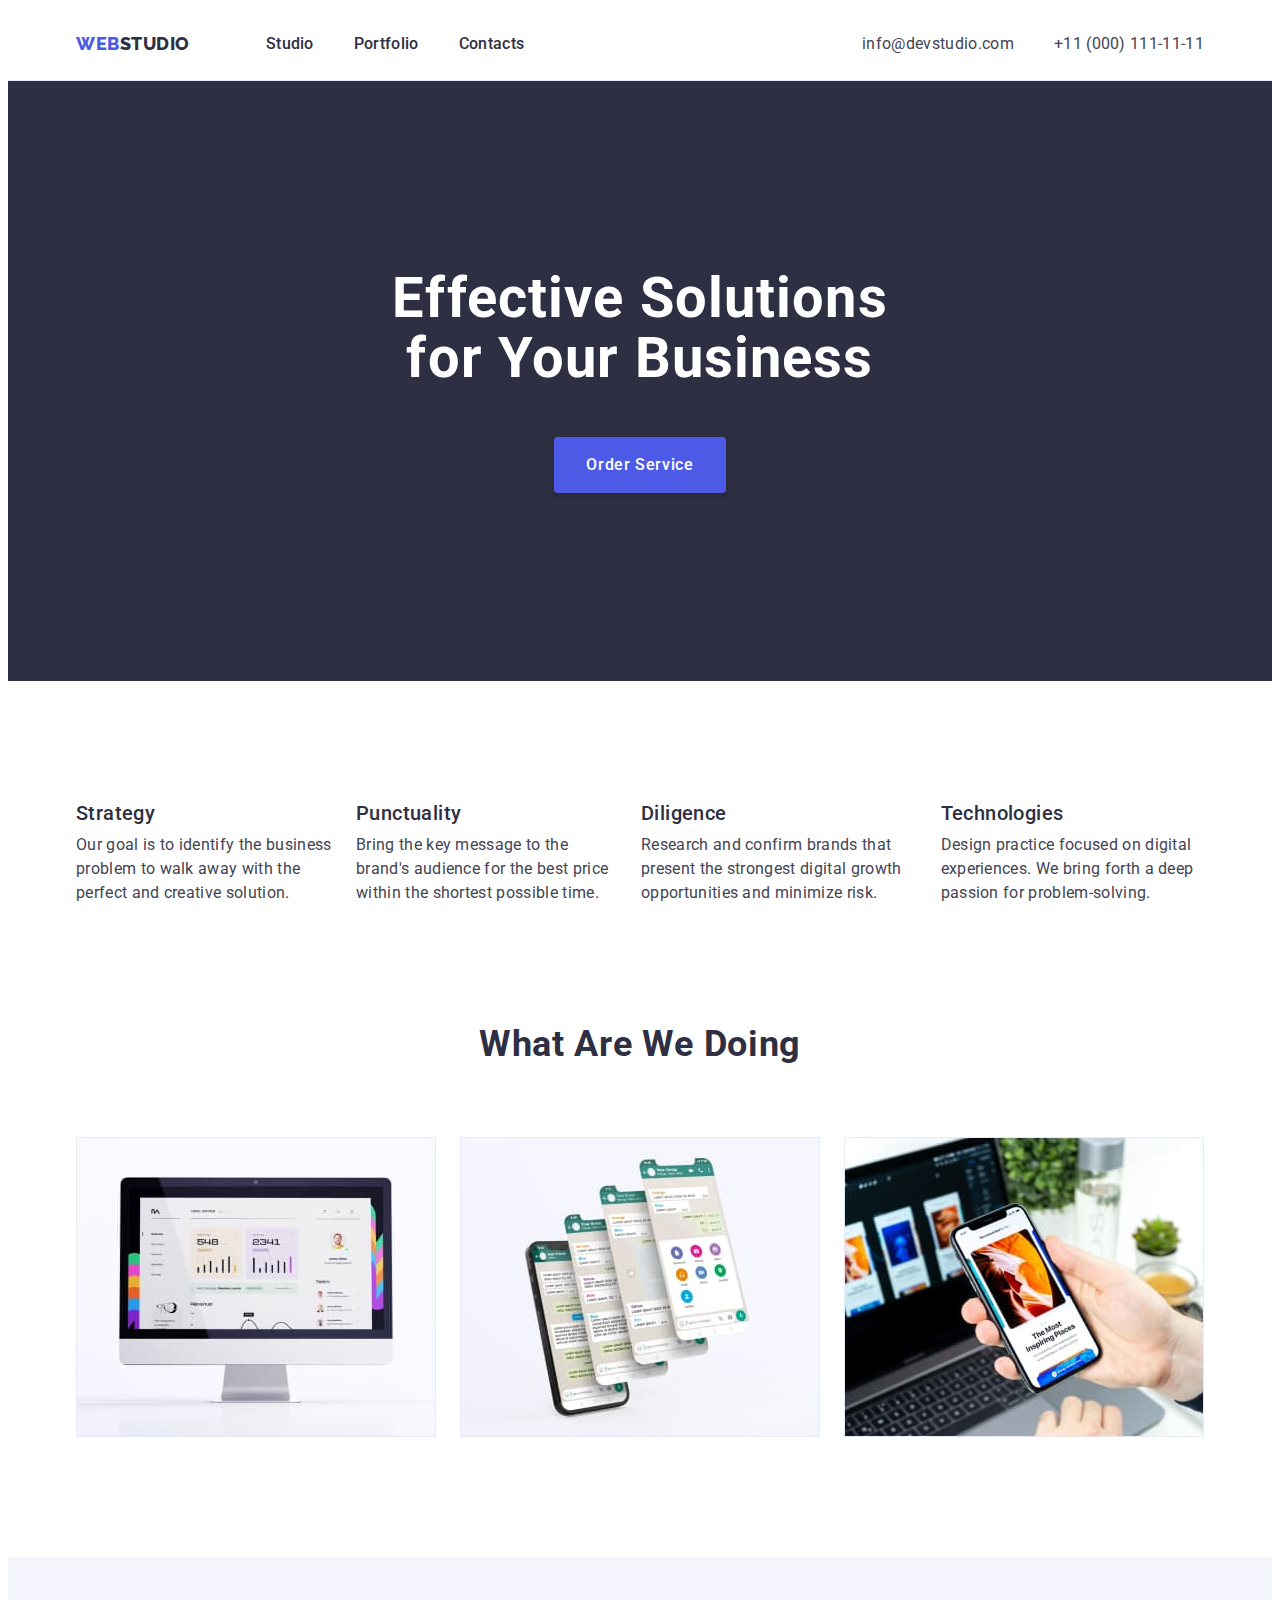
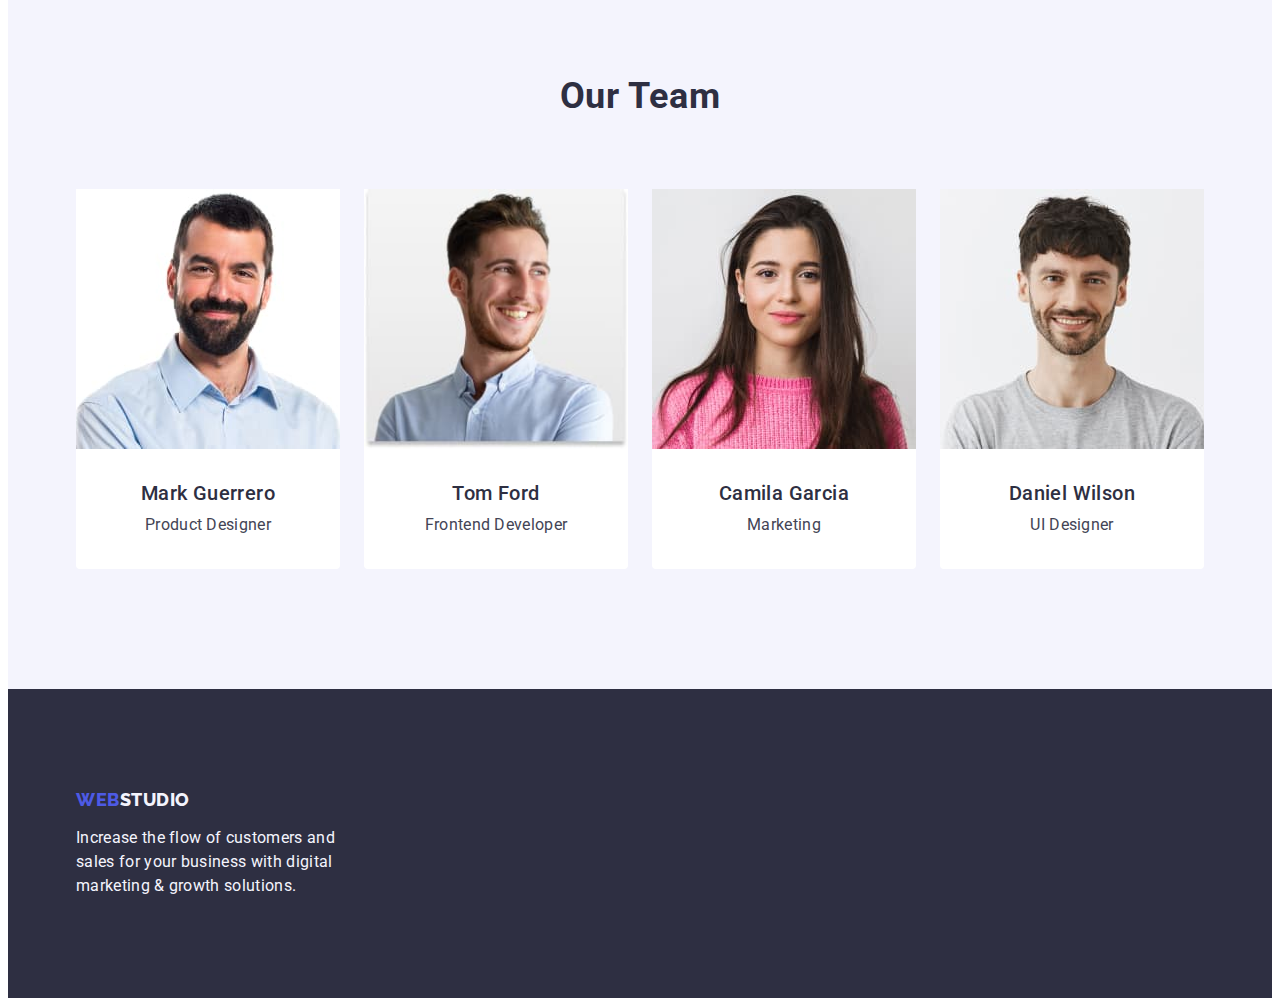
<file: index.html>
<!DOCTYPE html>
<html lang="en">
  <head>
    <meta charset="UTF-8" />
    <meta http-equiv="X-UA-Compatible" content="IE=edge" />
    <meta name="viewport" content="width=device-width, initial-scale=1.0" />
    <link rel="preconnect" href="https://fonts.googleapis.com" />
    <link rel="preconnect" href="https://fonts.gstatic.com" crossorigin />
    <link
      href="https://fonts.googleapis.com/css2?family=Raleway:wght@800&family=Roboto:wght@400;500;700;900&display=swap"
      rel="stylesheet"
    />
    <link
      rel="stylesheet"
      href="https://cdnjs.cloudflare.com/ajax/libs/modern-normalize/2.0.0/modern-normalize.min.css"
      integrity="sha512-4xo8blKMVCiXpTaLzQSLSw3KFOVPWhm/TRtuPVc4WG6kUgjH6J03IBuG7JZPkcWMxJ5huwaBpOpnwYElP/m6wg=="
      crossorigin="anonymous"
      referrerpolicy="no-referrer"
    />
    <link rel="stylesheet" href="./css/style.css" />
    <title>Homework #1</title>
  </head>
  <body>
    <!-- Шапка з навігацією -->
    <header class="header">
      <div class="container header-container">
        <nav class="header-nav">
          <a class="header-logo link" href="./index.html">
            Web<span class="logo-aсcent">Studio</span>
          </a>
          <ul class="header-list list">
            <li class="header-item">
              <a class="header-link link" href="./index.html">Studio</a>
            </li>
            <li class="header-item">
              <a class="header-link link" href="./portfolio.html"> Portfolio</a>
            </li>
            <li class="header-item">
              <a class="header-link link" href="">Contacts</a>
            </li>
          </ul>
        </nav>
        <address class="adress">
          <ul class="adress-list list">
            <li class="adress-list-item">
              <a
                class="adress-contact-link link"
                href="mailto:info@devstudio.com"
                >info@devstudio.com</a
              >
            </li>
            <li class="adress-list-item">
              <a class="adress-contact-link link" href="tel:+110001111111"
                >+11 (000) 111-11-11</a
              >
            </li>
          </ul>
        </address>
      </div>
    </header>
    <!-- Основний контент сайту -->
    <main>
      <!-- Секція Hero_1 -->
      <section class="hero">
        <div class="container">
          <h1 class="hero-title">Effective Solutions for Your Business</h1>
          <button class="hero-btn" type="button">Order Service</button>
        </div>
      </section>
      <!-- Особливості компанії_2 -->
      <section class="features">
        <div class="container">
          <h2 class="features-main-title visually-hidden">Main Features</h2>
          <ul class="features-list list">
            <li class="features-item">
              <h3 class="features-sub-title">Strategy</h3>
              <p class="features-text">
                Our goal is to identify the business problem to walk away with
                the perfect and creative solution.
              </p>
            </li>
            <li class="features-item">
              <h3 class="features-sub-title">Punctuality</h3>
              <p class="features-text">
                Bring the key message to the brand's audience for the best price
                within the shortest possible time.
              </p>
            </li>
            <li class="features-item">
              <h3 class="features-sub-title">Diligence</h3>
              <p class="features-text">
                Research and confirm brands that present the strongest digital
                growth opportunities and minimize risk.
              </p>
            </li>
            <li class="features-item">
              <h3 class="features-sub-title">Technologies</h3>
              <p class="features-text">
                Design practice focused on digital experiences. We bring forth a
                deep passion for problem-solving.
              </p>
            </li>
          </ul>
        </div>
      </section>
      <!-- What we are doing_3 -->
      <section class="section-works">
        <div class="container">
          <h2 class="works-title">What are we doing</h2>
          <ul class="works-list list">
            <li class="works-item">
              <img
                src="./images/PC_1.jpg"
                alt="Photo of PC"
                width="360"
                height="300"
              />
            </li>
            <li class="works-item">
              <img
                src="./images/Phone_1.jpg"
                alt="Photo of Cellphone"
                width="360"
                height="300"
              />
            </li>
            <li class="works-item">
              <img
                src="./images/Combo_1.jpg"
                alt="Photo of PC and cellphone"
                width="360"
                height="300"
              />
            </li>
          </ul>
        </div>
      </section>
      <!-- Team -->
      <section class="section-team">
        <div class="container">
          <h2 class="team-title">Our Team</h2>
          <ul class="team-list list">
            <li class="team-item">
              <img
                src="./images/Mark_Guero.jpg"
                alt="Photo of Mark Guerrero"
                width="264"
              />
              <div class="item-text">
                <h3 class="team-subtitle">Mark Guerrero</h3>
                <p class="team-text">Product Designer</p>
              </div>
            </li>
            <li class="team-item">
              <img
                src="./images/Tom_Ford.jpg"
                alt="Photo of Tom Ford"
                width="264"
              />
              <div class="item-text">
                <h3 class="team-subtitle">Tom Ford</h3>
                <p class="team-text">Frontend Developer</p>
              </div>
            </li>
            <li class="team-item">
              <img
                src="./images/Camila_Garcia.jpg"
                alt="Photo of Camila Garcia"
                width="264"
              />
              <div class="item-text">
                <h3 class="team-subtitle">Camila Garcia</h3>
                <p class="team-text">Marketing</p>
              </div>
            </li>
            <li class="team-item">
              <img
                src="./images/Daniel_Wilson.jpg"
                alt="Photo of Daniel Wilson"
                width="264"
              />
              <div class="item-text">
                <h3 class="team-subtitle">Daniel Wilson</h3>
                <p class="team-text">UI Designer</p>
              </div>
            </li>
          </ul>
        </div>
      </section>
    </main>
    <!-- Підвал сайту -->
    <footer class="footer">
      <div class="container">
        <a class="footer-logo link" href="./index.html">
          Web<span class="footer-logo-text">Studio</span>
        </a>
        <p class="footer-text">
          Increase the flow of customers and sales for your business with
          digital marketing & growth solutions.
        </p>
      </div>
    </footer>
  </body>
</html>
</file>
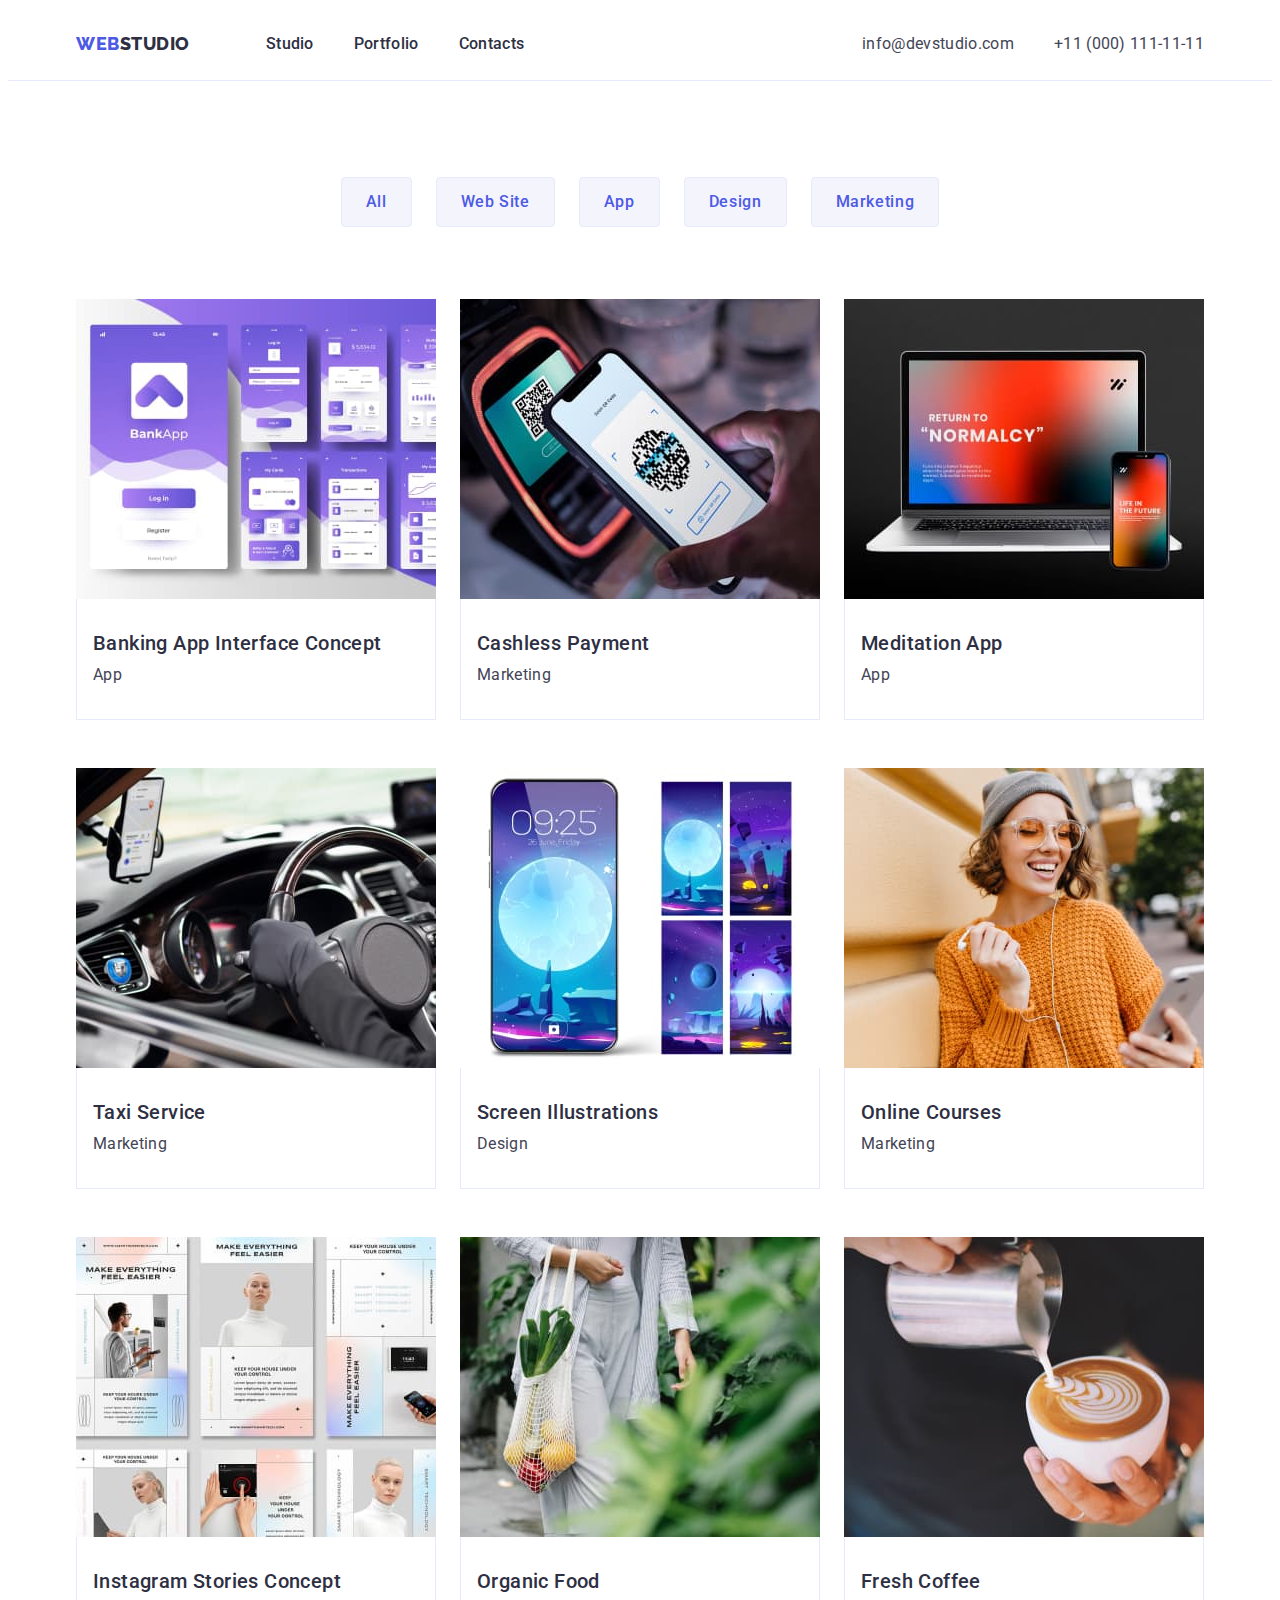
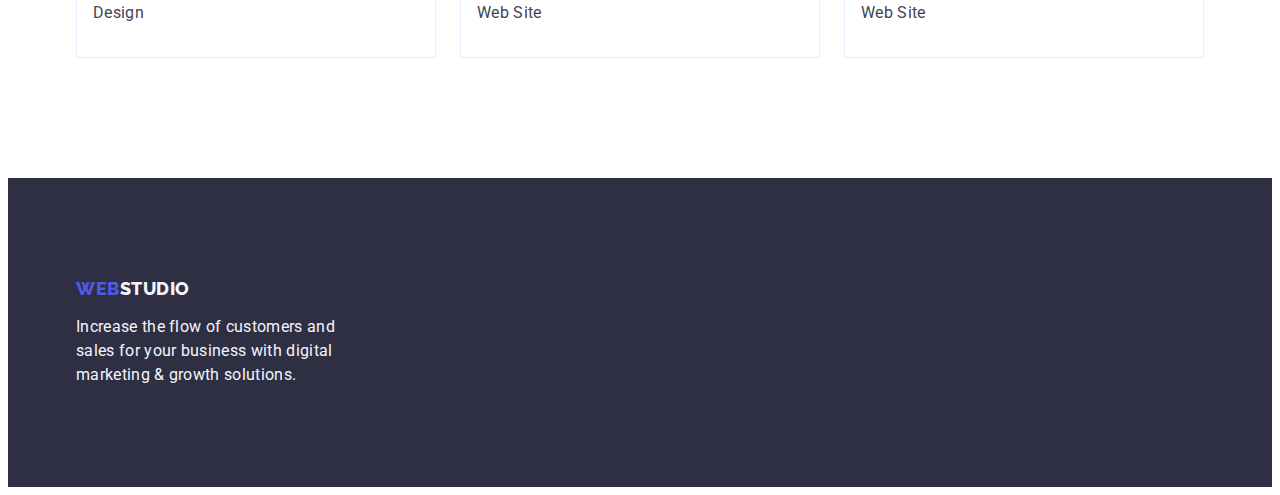
<file: portfolio.html>
<!DOCTYPE html>
<html lang="en">
  <head>
    <meta charset="UTF-8" />
    <meta http-equiv="X-UA-Compatible" content="IE=edge" />
    <meta name="viewport" content="width=device-width, initial-scale=1.0" />
    <link rel="preconnect" href="https://fonts.googleapis.com" />
    <link rel="preconnect" href="https://fonts.gstatic.com" crossorigin />
    <link
      href="https://fonts.googleapis.com/css2?family=Raleway:wght@800&family=Roboto:wght@400;500;700;900&display=swap"
      rel="stylesheet"
    />
    <link
      rel="stylesheet"
      href="https://cdnjs.cloudflare.com/ajax/libs/modern-normalize/2.0.0/modern-normalize.min.css"
      integrity="sha512-4xo8blKMVCiXpTaLzQSLSw3KFOVPWhm/TRtuPVc4WG6kUgjH6J03IBuG7JZPkcWMxJ5huwaBpOpnwYElP/m6wg=="
      crossorigin="anonymous"
      referrerpolicy="no-referrer"
    />
    <link rel="stylesheet" href="./css/style.css" />
    <title>Portfolio</title>
  </head>
  <body>
    <!-- Шапка з навігацією -->
    <header class="header">
      <div class="container header-container">
        <nav class="header-nav">
          <a class="header-logo link" href="./index.html">
            Web<span class="logo-aсcent">Studio</span>
          </a>
          <ul class="header-list list">
            <li class="header-item">
              <a class="header-link link" href="./index.html">Studio</a>
            </li>
            <li class="header-item">
              <a class="header-link link" href="./portfolio.html"> Portfolio</a>
            </li>
            <li class="header-item">
              <a class="header-link link" href="">Contacts</a>
            </li>
          </ul>
        </nav>
        <address class="adress">
          <ul class="adress-list list">
            <li class="adress-list-item">
              <a
                class="adress-contact-link link"
                href="mailto:info@devstudio.com"
                >info@devstudio.com</a
              >
            </li>
            <li class="adress-list-item">
              <a class="adress-contact-link link" href="tel:+110001111111"
                >+11 (000) 111-11-11</a
              >
            </li>
          </ul>
        </address>
      </div>
    </header>
    <!-- Основний контент сайту -->
    <main>
      <!-- Фільтри сторінки портфоліо -->
      <section class="portfolio-section">
        <div class="container">
          <h1 class="portfolio-title" hidden>Portfolio</h1>

          <ul class="btn-list list">
            <li class="btn-list-item">
              <button type="button" class="filter-btn">All</button>
            </li>
            <li class="btn-list-item">
              <button type="button" class="filter-btn">Web Site</button>
            </li>
            <li class="btn-list-item">
              <button type="button" class="filter-btn">App</button>
            </li>
            <li class="btn-list-item">
              <button type="button" class="filter-btn">Design</button>
            </li>
            <li class="btn-list-item">
              <button type="button" class="filter-btn">Marketing</button>
            </li>
          </ul>

          <ul class="portfolio-list list">
            <li class="portfolio-list-item">
              <a class="link" href="">
                <img
                  src="./images/banking.jpg"
                  alt="Photo of Banking App Interface Concept"
                  width="360"
                />
                <div class="text-container">
                  <h2 class="portfolio-subtitle">
                    Banking App Interface Concept
                  </h2>
                  <p class="portfolio-text">App</p>
                </div>
              </a>
            </li>
            <li class="portfolio-list-item">
              <a class="link" href="">
                <img
                  src="./images/payment.jpg"
                  alt="Photo of Cashless Payment"
                  width="360"
                />
                <div class="text-container">
                  <h2 class="portfolio-subtitle">Cashless Payment</h2>
                  <p class="portfolio-text">Marketing</p>
                </div>
              </a>
            </li>
            <li class="portfolio-list-item">
              <a class="link" href="">
                <img
                  src="./images/meditation.jpg"
                  alt="Photo of Meditation App"
                  width="360"
                />
                <div class="text-container">
                  <h2 class="portfolio-subtitle">Meditation App</h2>
                  <p class="portfolio-text">App</p>
                </div>
              </a>
            </li>
            <li class="portfolio-list-item">
              <a class="link" href="">
                <img
                  src="./images/taxi.jpg"
                  alt="Photo of Taxi Service"
                  width="360"
                />
                <div class="text-container">
                  <h2 class="portfolio-subtitle">Taxi Service</h2>
                  <p class="portfolio-text">Marketing</p>
                </div>
              </a>
            </li>
            <li class="portfolio-list-item">
              <a class="link" href="">
                <img
                  src="./images/screen.jpg"
                  alt="Photo of Screen Illustrations"
                  width="360"
                />
                <div class="text-container">
                  <h2 class="portfolio-subtitle">Screen Illustrations</h2>
                  <p class="portfolio-text">Design</p>
                </div>
              </a>
            </li>
            <li class="portfolio-list-item">
              <a class="link" href="">
                <img
                  src="./images/courses.jpg"
                  alt="Photo of Online Courses"
                  width="360"
                />
                <div class="text-container">
                  <h2 class="portfolio-subtitle">Online Courses</h2>
                  <p class="portfolio-text">Marketing</p>
                </div>
              </a>
            </li>
            <li class="portfolio-list-item">
              <a class="link" href="">
                <img
                  src="./images/stories.jpg"
                  alt="Photo of Instagram Stories Concept"
                  width="360"
                />
                <div class="text-container">
                  <h2 class="portfolio-subtitle">Instagram Stories Concept</h2>
                  <p class="portfolio-text">Design</p>
                </div>
              </a>
            </li>
            <li class="portfolio-list-item">
              <a class="link" href="">
                <img
                  src="./images/food.jpg"
                  alt="Photo of Organic Food"
                  width="360"
                />
                <div class="text-container">
                  <h2 class="portfolio-subtitle">Organic Food</h2>
                  <p class="portfolio-text">Web Site</p>
                </div>
              </a>
            </li>
            <li class="portfolio-list-item">
              <a class="link" href="">
                <img
                  src="./images/coffe.jpg"
                  alt="Photo of Fresh Coffee"
                  width="360"
                />
                <div class="text-container">
                  <h2 class="portfolio-subtitle">Fresh Coffee</h2>
                  <p class="portfolio-text">Web Site</p>
                </div>
              </a>
            </li>
          </ul>
        </div>
      </section>
    </main>
    <!-- Підвал сайту -->
    <footer class="footer">
      <div class="container">
        <a class="footer-logo link" href="./index.html">
          Web<span class="footer-logo-text">Studio</span>
        </a>
        <p class="footer-text">
          Increase the flow of customers and sales for your business with
          digital marketing & growth solutions.
        </p>
      </div>
    </footer>
  </body>
</html>
</file>
<file: css/style.css>
/* Задання змінних */

:root {
  --active-color: #404bbf;
  --logo-accent-color: #4d5ae5;
  --second-main-color: #2e2f42;
  --main-color: #434455;
  --main-font-size: 16px;
}

/* Обнуляючі, скидаючі та загальні стилі сторінки */

*,
::before,
::after {
  box-sizing: border-box;
}

body {
  font-family: "Roboto", sans-serif;
  background-color: #ffffff;
  color: var(--main-color);
}

h1,
h2,
h3,
h4,
h5,
h6,
p {
  margin-top: 0;
  margin-bottom: 0;
}

.list {
  list-style: none;
  padding: 0;
  margin: 0;
}
.link {
  text-decoration: none;
}

img {
  display: block;
  max-width: 100%;
  height: auto;
}

/* Стилізація Контейнерів */
.container {
  margin: 0 auto;
  width: 1158px;
  padding-right: 15px;
  padding-left: 15px;
  /* border: 1px solid tomato; */
}
/* Стилізація Header */
.header-container {
  display: flex;
}

.header {
  border-bottom: 1px solid #e7e9fc;
  min-height: 72px;
}

.header-nav {
  display: flex;
  align-items: center;
}

.header-logo {
  font-family: "Raleway", sans-serif;
  font-weight: 800;
  font-size: 18px;
  line-height: 1.17;
  letter-spacing: 0.03em;
  text-transform: uppercase;
  color: var(--logo-accent-color);
  margin-right: 76px;
}

.logo-aсcent,
.header-logo-color {
  color: var(--second-main-color);
}

.header-logo:hover,
.header-logo:focus {
  color: var(--active-color);
}

.header-list {
  display: flex;
  gap: 40px;
}

.header-link {
  font-weight: 500;
  font-size: var(--main-font-size);
  line-height: 1.5;
  letter-spacing: 0.02em;
  padding: 24px 0;
  color: var(--second-main-color);
}

.header-link:hover,
.header-link:focus {
  color: var(--active-color);
}

.adress {
  font-style: normal;
  margin-left: auto;
}

.adress-list {
  display: flex;
  gap: 40px;
  padding: 24px 0;
}

.adress-contact-link {
  font-size: var(--main-font-size);
  line-height: 1.5;
  letter-spacing: 0.02em;
  color: inherit;
}

.adress-contact-link:hover,
.adress-contact-link:focus {
  color: var(--active-color);
}

/* Стилізація Hero */

.hero {
  background-color: var(--second-main-color);
  padding: 188px 0;
}

.hero-title {
  margin: 0px auto 48px;
  font-size: 56px;
  line-height: 1.07;
  text-align: center;
  letter-spacing: 0.02em;
  max-width: 496px;
  color: #ffffff;
}

.hero-btn {
  display: block;
  border-radius: 4px;
  min-width: 169px;
  height: 56px;
  padding: 16px 32px;
  margin: 0 auto;
  font-family: inherit;
  font-weight: 500;
  font-size: var(--main-font-size);
  line-height: 1.5;
  letter-spacing: 0.04em;
  text-align: center;
  color: #ffffff;
  background-color: #4d5ae5;
  box-shadow: 0px 4px 4px rgba(0, 0, 0, 0.15);
  border: none;
  cursor: pointer;
}

.hero-btn:hover,
.hero-btn:focus {
  background-color: var(--active-color);
}

/* Стилізація Features */

.features {
  padding: 120px 0;
}

.visually-hidden {
  position: absolute;
  width: 1px;
  height: 1px;
  margin: -1px;
  border: 0;
  padding: 0;

  white-space: nowrap;
  clip-path: inset(100%);
  clip: rect(0 0 0 0);
  overflow: hidden;
}

.features-list {
  display: flex;
  gap: 24px;
}

.features-item {
  width: calc((100%-72px) / 4);
}

.features-sub-title {
  margin-bottom: 8px;
  font-weight: 500;
  font-size: 20px;
  line-height: 1.2;
  letter-spacing: 0.02em;
  color: var(--second-main-color);
}

.features-text {
  font-size: var(--main-font-size);
  line-height: 1.5;
  letter-spacing: 0.02em;
}

/* Стилізація Works */

.section-works {
  padding-bottom: 120px;
}

.works-list {
  display: flex;
  gap: 24px;
}

.works-item {
  width: calc((100%-48px) / 3);
}

.works-title {
  margin-bottom: 72px;
  font-size: 36px;
  line-height: 1.11;
  text-align: center;
  letter-spacing: 0.02em;
  text-transform: capitalize;
  color: var(--second-main-color);
}

/* Стилізація Our Team */
.section-team {
  background-color: #f4f4fd;
  padding-top: 120px;
  padding-bottom: 120px;
}

.team-list {
  display: flex;
  gap: 24px;
}
.team-item {
  width: calc((100%-72px) / 4);
  border-radius: 0px 0px 4px 4px;
}

.team-title {
  margin-bottom: 72px;
  font-size: 36px;
  line-height: 1.11;
  text-align: center;
  letter-spacing: 0.02em;
  text-transform: capitalize;
  color: var(--second-main-color);
}

.team-subtitle {
  margin-bottom: 8px;
  font-weight: 500;
  font-size: 20px;
  line-height: 1.2;
  letter-spacing: 0.02em;
  color: var(--second-main-color);
  text-align: center;
}

.team-text {
  font-size: var(--main-font-size);
  line-height: 1.5;
  letter-spacing: 0.02em;
  text-align: center;
}

.team-item {
  background-color: #ffffff;
}

.item-text {
  padding: 32px 16px;
}

/* Стилізація Footer */

.footer {
  padding: 100px 0;
  background-color: var(--second-main-color);
}

.footer-logo {
  display: inline-block;
  margin-bottom: 16px;
  font-family: "Raleway", sans-serif;
  font-weight: 800;
  font-size: 18px;
  line-height: 1.17;
  letter-spacing: 0.03em;
  text-transform: uppercase;
  color: #4d5ae5;
  text-decoration: none;
}

.footer-logo-text {
  color: #f4f4fd;
}

.footer-logo:hover,
.footer-logo:focus {
  color: var(--active-color);
}

.footer-text {
  font-size: var(--main-font-size);
  line-height: 1.5;
  letter-spacing: 0.02em;
  color: #f4f4fd;
  max-width: 264px;
}

/* Стилізація Portfolio */

/* стилізація заголовку Portfolio */

.portfolio-title {
  font-size: 56px;
  line-height: 1.07;
  text-align: center;
  letter-spacing: 0.02em;
  color: var(--second-main-color);
}

/* Стилізація фільтрів сторінки Portfolio */

.portfolio-section {
  padding: 96px 0 120px;
}

/* .btn-wrapper {
} */

.btn-list {
  display: flex;
  gap: 24px;
  justify-content: center;
  margin-bottom: 72px;
}

.filter-btn {
  padding: 12px 24px;
  border-radius: 4px;
  text-align: center;
  font-family: inherit;
  font-weight: 500;
  font-size: var(--main-font-size);
  line-height: 1.5;
  text-align: center;
  letter-spacing: 0.04em;
  background-color: #f4f4fd;
  color: #4d5ae5;
  border: 1px solid #e7e9fc;
  cursor: pointer;
}

.filter-btn:hover,
.filter-btn:focus {
  background-color: var(--active-color);
  color: #ffffff;
  border: 1px solid transparent;
}

/* Стилізація контенту сторінки Portfolio */

.portfolio-list {
  display: flex;
  gap: 24px;
  row-gap: 48px;
  flex-wrap: wrap;
}

.portfolio-list-item {
  background: #ffffff;
  width: 360px;
  max-width: calc((100%-48px) / 3);
}

.text-container {
  padding: 32px 16px;
  border: 1px solid #e7e9fc;
  border-top: none;
}

.portfolio-subtitle {
  margin-bottom: 8px;
  font-weight: 500;
  font-size: 20px;
  line-height: 1.2;
  letter-spacing: 0.02em;
  color: var(--second-main-color);
}

.portfolio-text {
  font-size: var(--main-font-size);
  line-height: 1.5;
  letter-spacing: 0.02em;
  color: var(--main-color);
}
</file>
